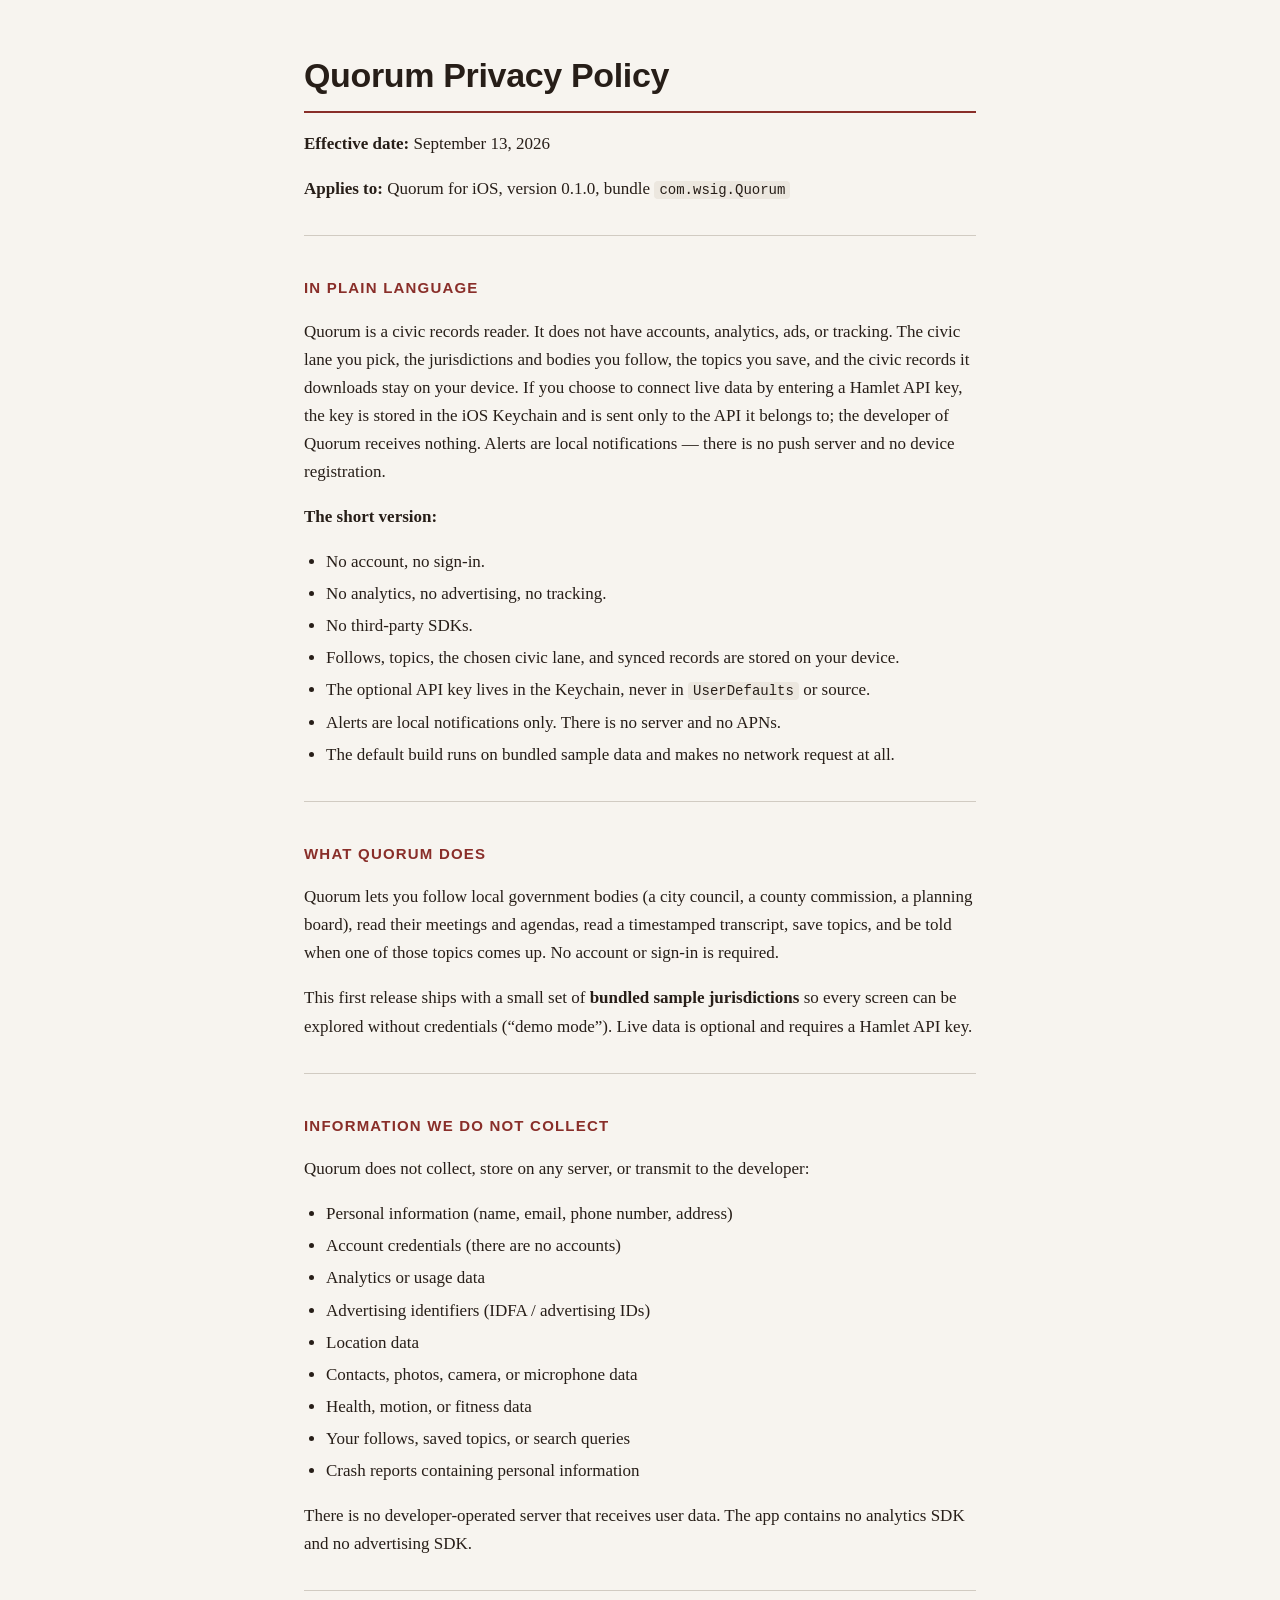
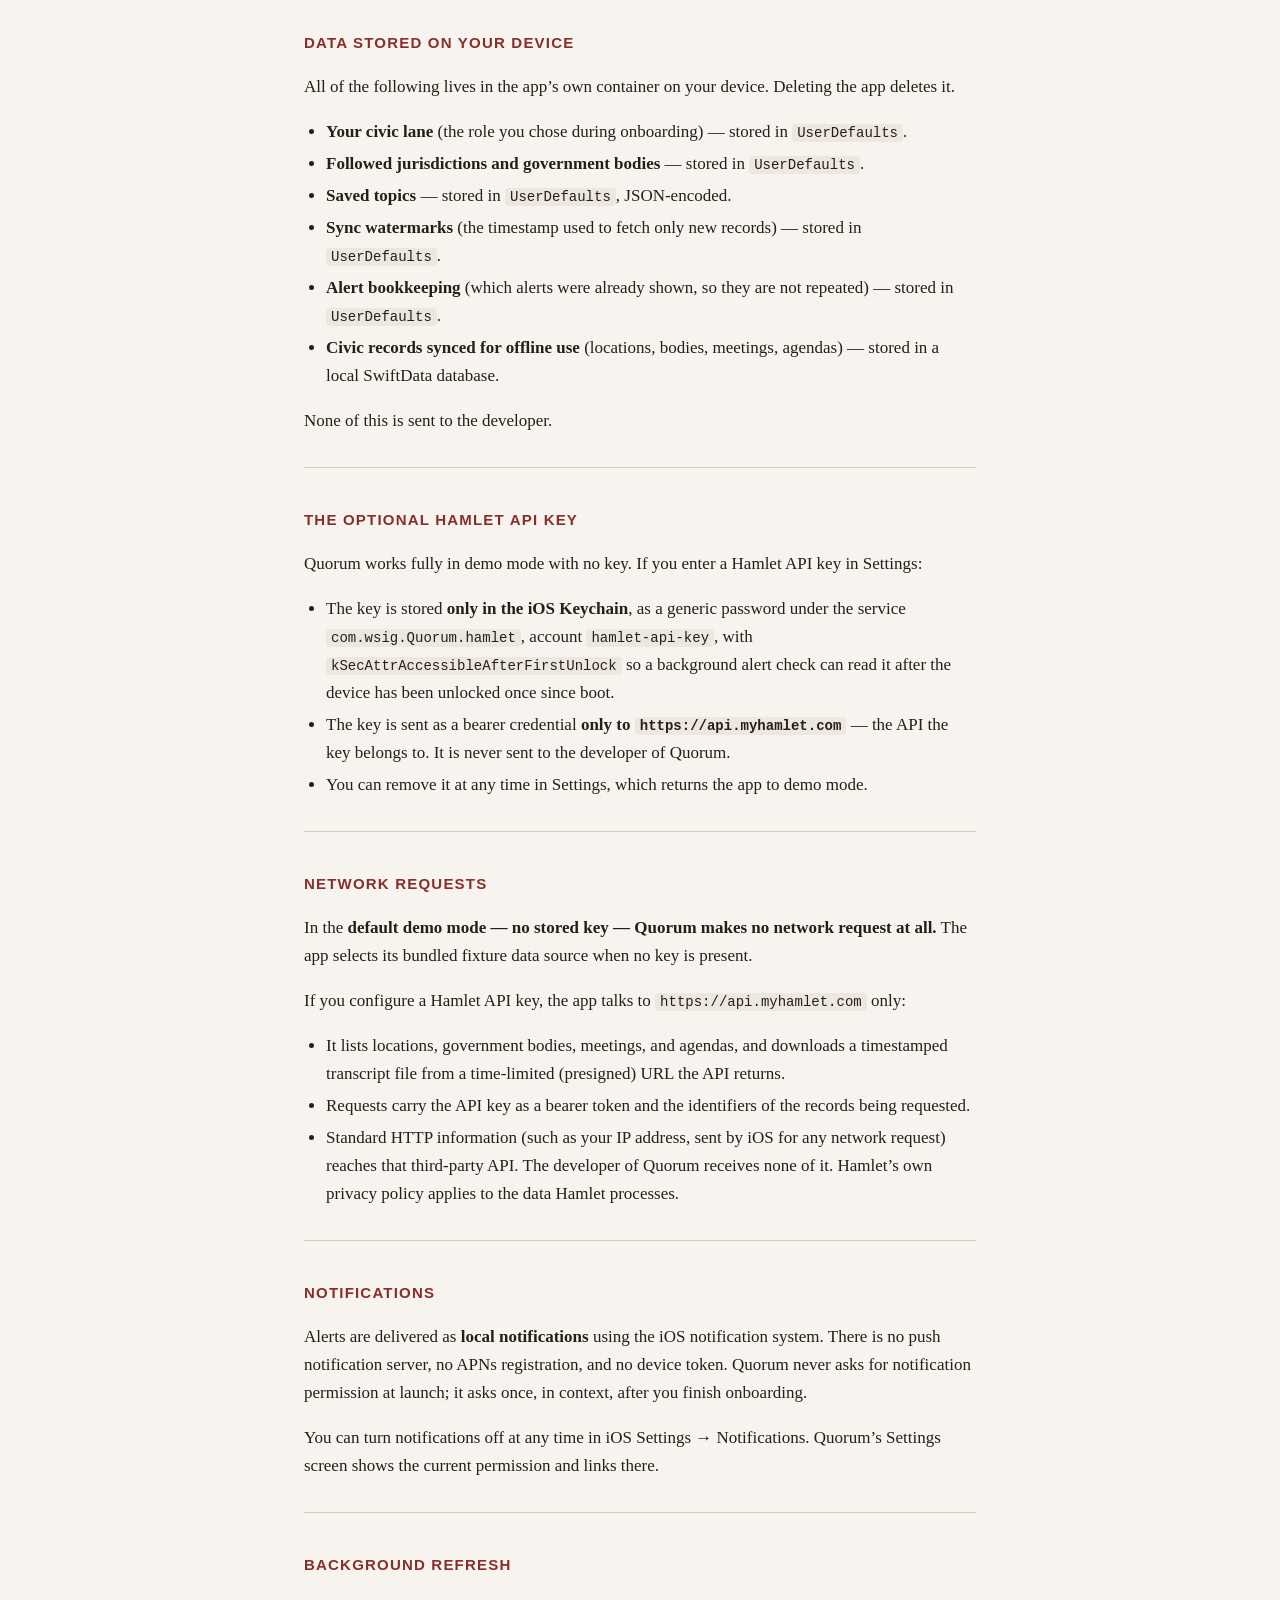
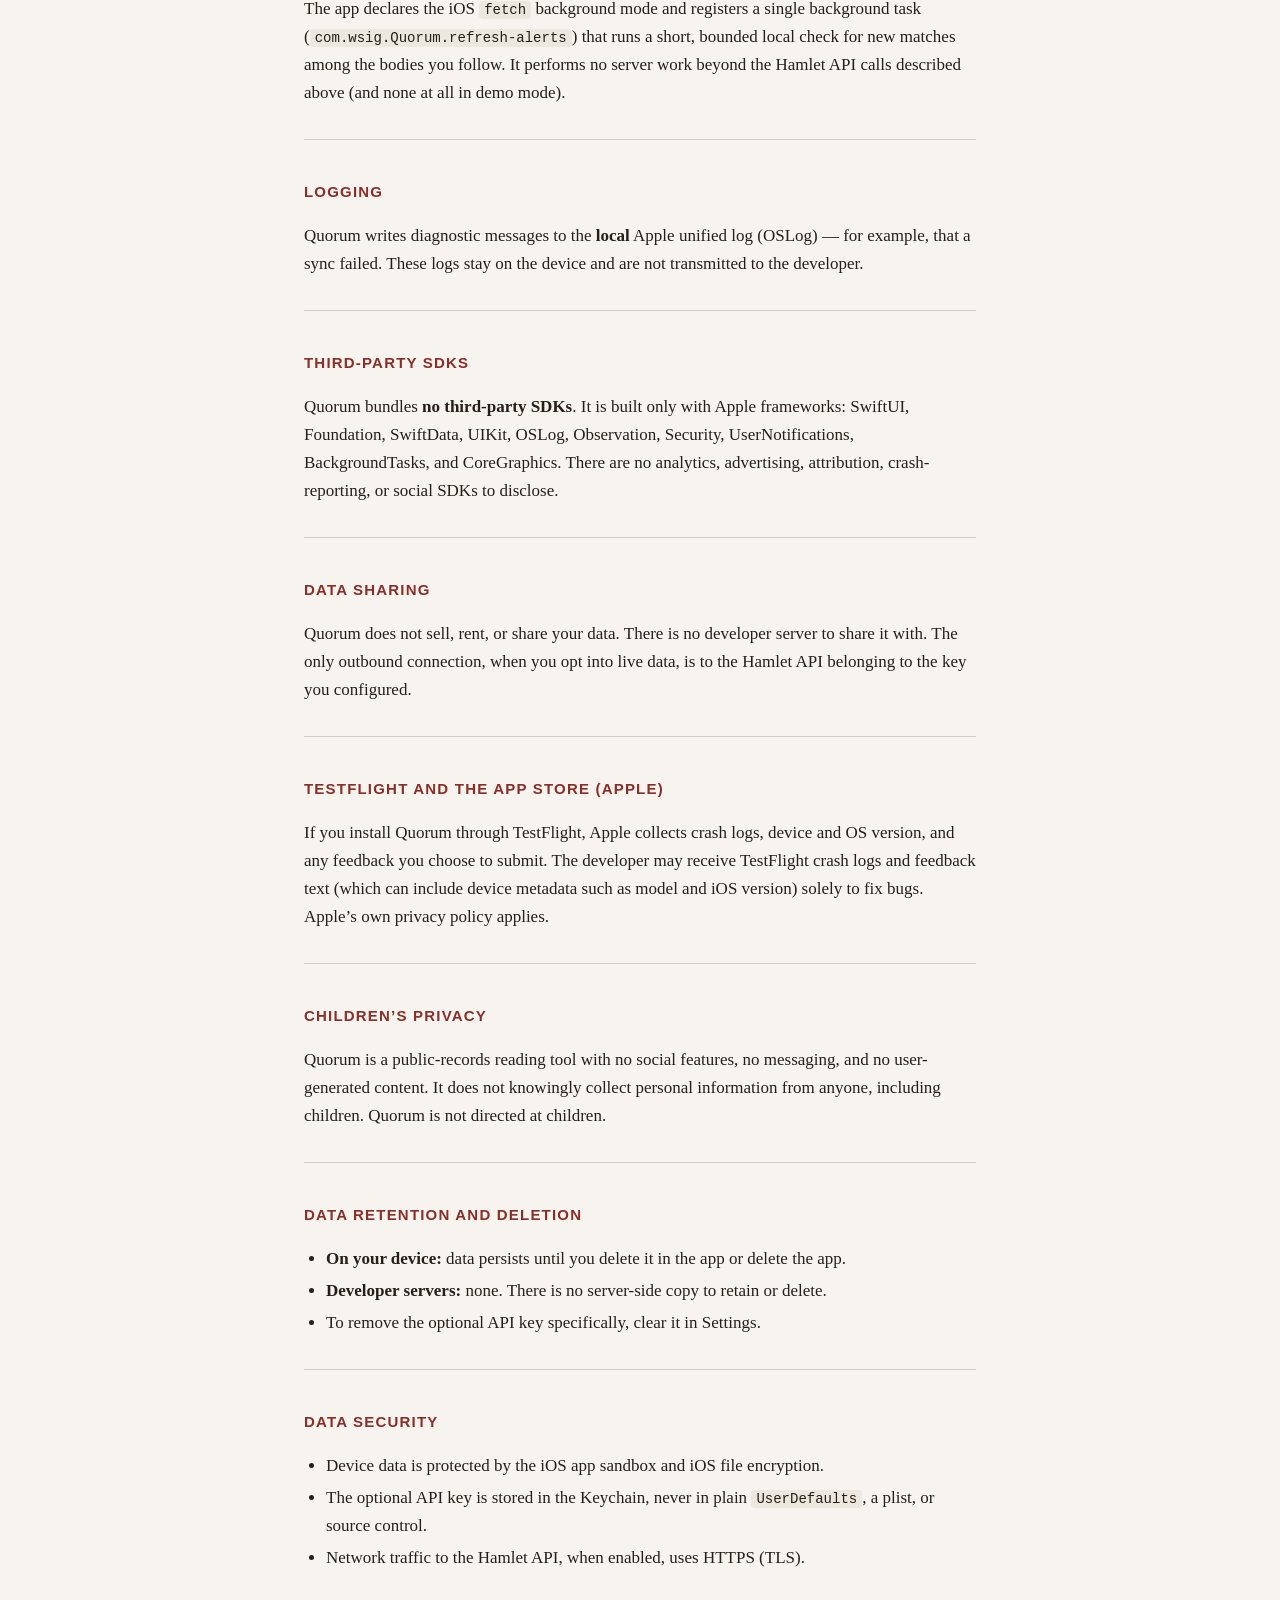
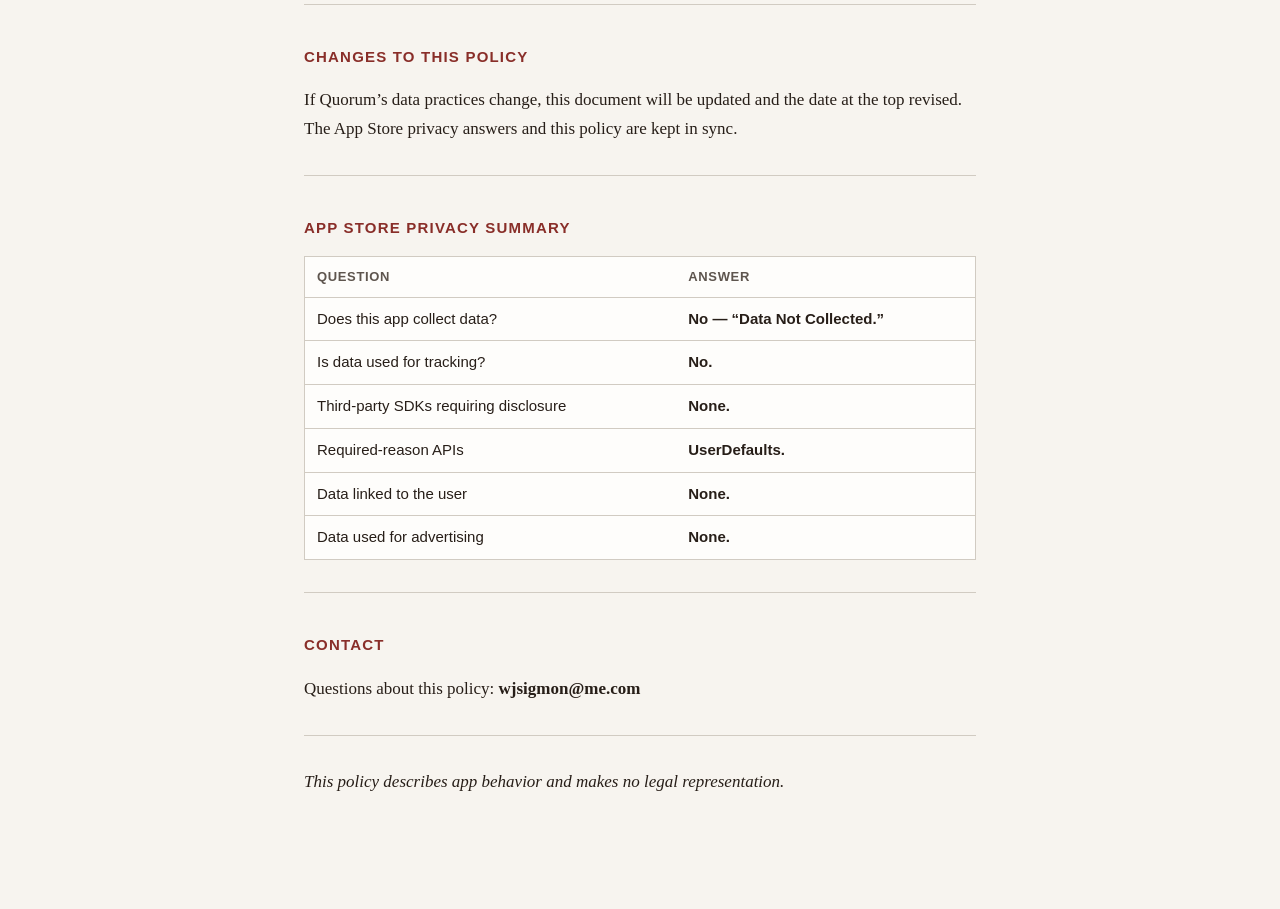
<file: index.html>
<!DOCTYPE html>
<html xmlns="http://www.w3.org/1999/xhtml" lang="en" xml:lang="en">
<head>
  <meta charset="utf-8" />
  <meta name="generator" content="pandoc" />
  <meta name="viewport" content="width=device-width, initial-scale=1.0, user-scalable=yes" />
  <title>Quorum Privacy Policy</title>
  <style>
    /* Default styles provided by pandoc.
    ** See https://pandoc.org/MANUAL.html#variables-for-html for config info.
    */
    span.smallcaps{font-variant: small-caps;}
    div.columns{display: flex; gap: min(4vw, 1.5em);}
    div.column{flex: auto; overflow-x: auto;}
    div.hanging-indent{margin-left: 1.5em; text-indent: -1.5em;}
    /* The extra [class] is a hack that increases specificity enough to
       override a similar rule in reveal.js */
    ul.task-list[class]{list-style: none;}
    ul.task-list li input[type="checkbox"] {
      font-size: inherit;
      width: 0.8em;
      margin: 0 0.8em 0.2em -1.6em;
      vertical-align: middle;
    }
    .display.math{display: block; text-align: center; margin: 0.5rem auto;}
  </style>
  <link rel="stylesheet" href="style.css" />
  <meta name="color-scheme" content="light dark">
  <meta name="description" content="Privacy policy for Quorum for iOS — no accounts, no analytics, no tracking.">
</head>
<body>
<main class="wrap">
<h1 id="quorum-privacy-policy">Quorum Privacy Policy</h1>
<p><strong>Effective date:</strong> September 13, 2026</p>
<p><strong>Applies to:</strong> Quorum for iOS, version 0.1.0, bundle
<code>com.wsig.Quorum</code></p>
<hr />
<h2 id="in-plain-language">In plain language</h2>
<p>Quorum is a civic records reader. It does not have accounts,
analytics, ads, or tracking. The civic lane you pick, the jurisdictions
and bodies you follow, the topics you save, and the civic records it
downloads stay on your device. If you choose to connect live data by
entering a Hamlet API key, the key is stored in the iOS Keychain and is
sent only to the API it belongs to; the developer of Quorum receives
nothing. Alerts are local notifications — there is no push server and no
device registration.</p>
<p><strong>The short version:</strong></p>
<ul>
<li>No account, no sign-in.</li>
<li>No analytics, no advertising, no tracking.</li>
<li>No third-party SDKs.</li>
<li>Follows, topics, the chosen civic lane, and synced records are
stored on your device.</li>
<li>The optional API key lives in the Keychain, never in
<code>UserDefaults</code> or source.</li>
<li>Alerts are local notifications only. There is no server and no
APNs.</li>
<li>The default build runs on bundled sample data and makes no network
request at all.</li>
</ul>
<hr />
<h2 id="what-quorum-does">What Quorum does</h2>
<p>Quorum lets you follow local government bodies (a city council, a
county commission, a planning board), read their meetings and agendas,
read a timestamped transcript, save topics, and be told when one of
those topics comes up. No account or sign-in is required.</p>
<p>This first release ships with a small set of <strong>bundled sample
jurisdictions</strong> so every screen can be explored without
credentials (“demo mode”). Live data is optional and requires a Hamlet
API key.</p>
<hr />
<h2 id="information-we-do-not-collect">Information we do NOT
collect</h2>
<p>Quorum does not collect, store on any server, or transmit to the
developer:</p>
<ul>
<li>Personal information (name, email, phone number, address)</li>
<li>Account credentials (there are no accounts)</li>
<li>Analytics or usage data</li>
<li>Advertising identifiers (IDFA / advertising IDs)</li>
<li>Location data</li>
<li>Contacts, photos, camera, or microphone data</li>
<li>Health, motion, or fitness data</li>
<li>Your follows, saved topics, or search queries</li>
<li>Crash reports containing personal information</li>
</ul>
<p>There is no developer-operated server that receives user data. The
app contains no analytics SDK and no advertising SDK.</p>
<hr />
<h2 id="data-stored-on-your-device">Data stored on your device</h2>
<p>All of the following lives in the app’s own container on your device.
Deleting the app deletes it.</p>
<ul>
<li><strong>Your civic lane</strong> (the role you chose during
onboarding) — stored in <code>UserDefaults</code>.</li>
<li><strong>Followed jurisdictions and government bodies</strong> —
stored in <code>UserDefaults</code>.</li>
<li><strong>Saved topics</strong> — stored in <code>UserDefaults</code>,
JSON-encoded.</li>
<li><strong>Sync watermarks</strong> (the timestamp used to fetch only
new records) — stored in <code>UserDefaults</code>.</li>
<li><strong>Alert bookkeeping</strong> (which alerts were already shown,
so they are not repeated) — stored in <code>UserDefaults</code>.</li>
<li><strong>Civic records synced for offline use</strong> (locations,
bodies, meetings, agendas) — stored in a local SwiftData database.</li>
</ul>
<p>None of this is sent to the developer.</p>
<hr />
<h2 id="the-optional-hamlet-api-key">The optional Hamlet API key</h2>
<p>Quorum works fully in demo mode with no key. If you enter a Hamlet
API key in Settings:</p>
<ul>
<li>The key is stored <strong>only in the iOS Keychain</strong>, as a
generic password under the service <code>com.wsig.Quorum.hamlet</code>,
account <code>hamlet-api-key</code>, with
<code>kSecAttrAccessibleAfterFirstUnlock</code> so a background alert
check can read it after the device has been unlocked once since
boot.</li>
<li>The key is sent as a bearer credential <strong>only to
<code>https://api.myhamlet.com</code></strong> — the API the key belongs
to. It is never sent to the developer of Quorum.</li>
<li>You can remove it at any time in Settings, which returns the app to
demo mode.</li>
</ul>
<hr />
<h2 id="network-requests">Network requests</h2>
<p>In the <strong>default demo mode — no stored key — Quorum makes no
network request at all.</strong> The app selects its bundled fixture
data source when no key is present.</p>
<p>If you configure a Hamlet API key, the app talks to
<code>https://api.myhamlet.com</code> only:</p>
<ul>
<li>It lists locations, government bodies, meetings, and agendas, and
downloads a timestamped transcript file from a time-limited (presigned)
URL the API returns.</li>
<li>Requests carry the API key as a bearer token and the identifiers of
the records being requested.</li>
<li>Standard HTTP information (such as your IP address, sent by iOS for
any network request) reaches that third-party API. The developer of
Quorum receives none of it. Hamlet’s own privacy policy applies to the
data Hamlet processes.</li>
</ul>
<hr />
<h2 id="notifications">Notifications</h2>
<p>Alerts are delivered as <strong>local notifications</strong> using
the iOS notification system. There is no push notification server, no
APNs registration, and no device token. Quorum never asks for
notification permission at launch; it asks once, in context, after you
finish onboarding.</p>
<p>You can turn notifications off at any time in iOS Settings →
Notifications. Quorum’s Settings screen shows the current permission and
links there.</p>
<hr />
<h2 id="background-refresh">Background refresh</h2>
<p>The app declares the iOS <code>fetch</code> background mode and
registers a single background task
(<code>com.wsig.Quorum.refresh-alerts</code>) that runs a short, bounded
local check for new matches among the bodies you follow. It performs no
server work beyond the Hamlet API calls described above (and none at all
in demo mode).</p>
<hr />
<h2 id="logging">Logging</h2>
<p>Quorum writes diagnostic messages to the <strong>local</strong> Apple
unified log (OSLog) — for example, that a sync failed. These logs stay
on the device and are not transmitted to the developer.</p>
<hr />
<h2 id="third-party-sdks">Third-party SDKs</h2>
<p>Quorum bundles <strong>no third-party SDKs</strong>. It is built only
with Apple frameworks: SwiftUI, Foundation, SwiftData, UIKit, OSLog,
Observation, Security, UserNotifications, BackgroundTasks, and
CoreGraphics. There are no analytics, advertising, attribution,
crash-reporting, or social SDKs to disclose.</p>
<hr />
<h2 id="data-sharing">Data sharing</h2>
<p>Quorum does not sell, rent, or share your data. There is no developer
server to share it with. The only outbound connection, when you opt into
live data, is to the Hamlet API belonging to the key you configured.</p>
<hr />
<h2 id="testflight-and-the-app-store-apple">TestFlight and the App Store
(Apple)</h2>
<p>If you install Quorum through TestFlight, Apple collects crash logs,
device and OS version, and any feedback you choose to submit. The
developer may receive TestFlight crash logs and feedback text (which can
include device metadata such as model and iOS version) solely to fix
bugs. Apple’s own privacy policy applies.</p>
<hr />
<h2 id="childrens-privacy">Children’s privacy</h2>
<p>Quorum is a public-records reading tool with no social features, no
messaging, and no user-generated content. It does not knowingly collect
personal information from anyone, including children. Quorum is not
directed at children.</p>
<hr />
<h2 id="data-retention-and-deletion">Data retention and deletion</h2>
<ul>
<li><strong>On your device:</strong> data persists until you delete it
in the app or delete the app.</li>
<li><strong>Developer servers:</strong> none. There is no server-side
copy to retain or delete.</li>
<li>To remove the optional API key specifically, clear it in
Settings.</li>
</ul>
<hr />
<h2 id="data-security">Data security</h2>
<ul>
<li>Device data is protected by the iOS app sandbox and iOS file
encryption.</li>
<li>The optional API key is stored in the Keychain, never in plain
<code>UserDefaults</code>, a plist, or source control.</li>
<li>Network traffic to the Hamlet API, when enabled, uses HTTPS
(TLS).</li>
</ul>
<hr />
<h2 id="changes-to-this-policy">Changes to this policy</h2>
<p>If Quorum’s data practices change, this document will be updated and
the date at the top revised. The App Store privacy answers and this
policy are kept in sync.</p>
<hr />
<h2 id="app-store-privacy-summary">App Store privacy summary</h2>
<table>
<thead>
<tr>
<th>Question</th>
<th>Answer</th>
</tr>
</thead>
<tbody>
<tr>
<td>Does this app collect data?</td>
<td><strong>No — “Data Not Collected.”</strong></td>
</tr>
<tr>
<td>Is data used for tracking?</td>
<td><strong>No.</strong></td>
</tr>
<tr>
<td>Third-party SDKs requiring disclosure</td>
<td><strong>None.</strong></td>
</tr>
<tr>
<td>Required-reason APIs</td>
<td><strong>UserDefaults.</strong></td>
</tr>
<tr>
<td>Data linked to the user</td>
<td><strong>None.</strong></td>
</tr>
<tr>
<td>Data used for advertising</td>
<td><strong>None.</strong></td>
</tr>
</tbody>
</table>
<hr />
<h2 id="contact">Contact</h2>
<p>Questions about this policy: <strong>wjsigmon@me.com</strong></p>
<hr />
<p><em>This policy describes app behavior and makes no legal
representation.</em></p>
</main>
</body>
</html>
</file>
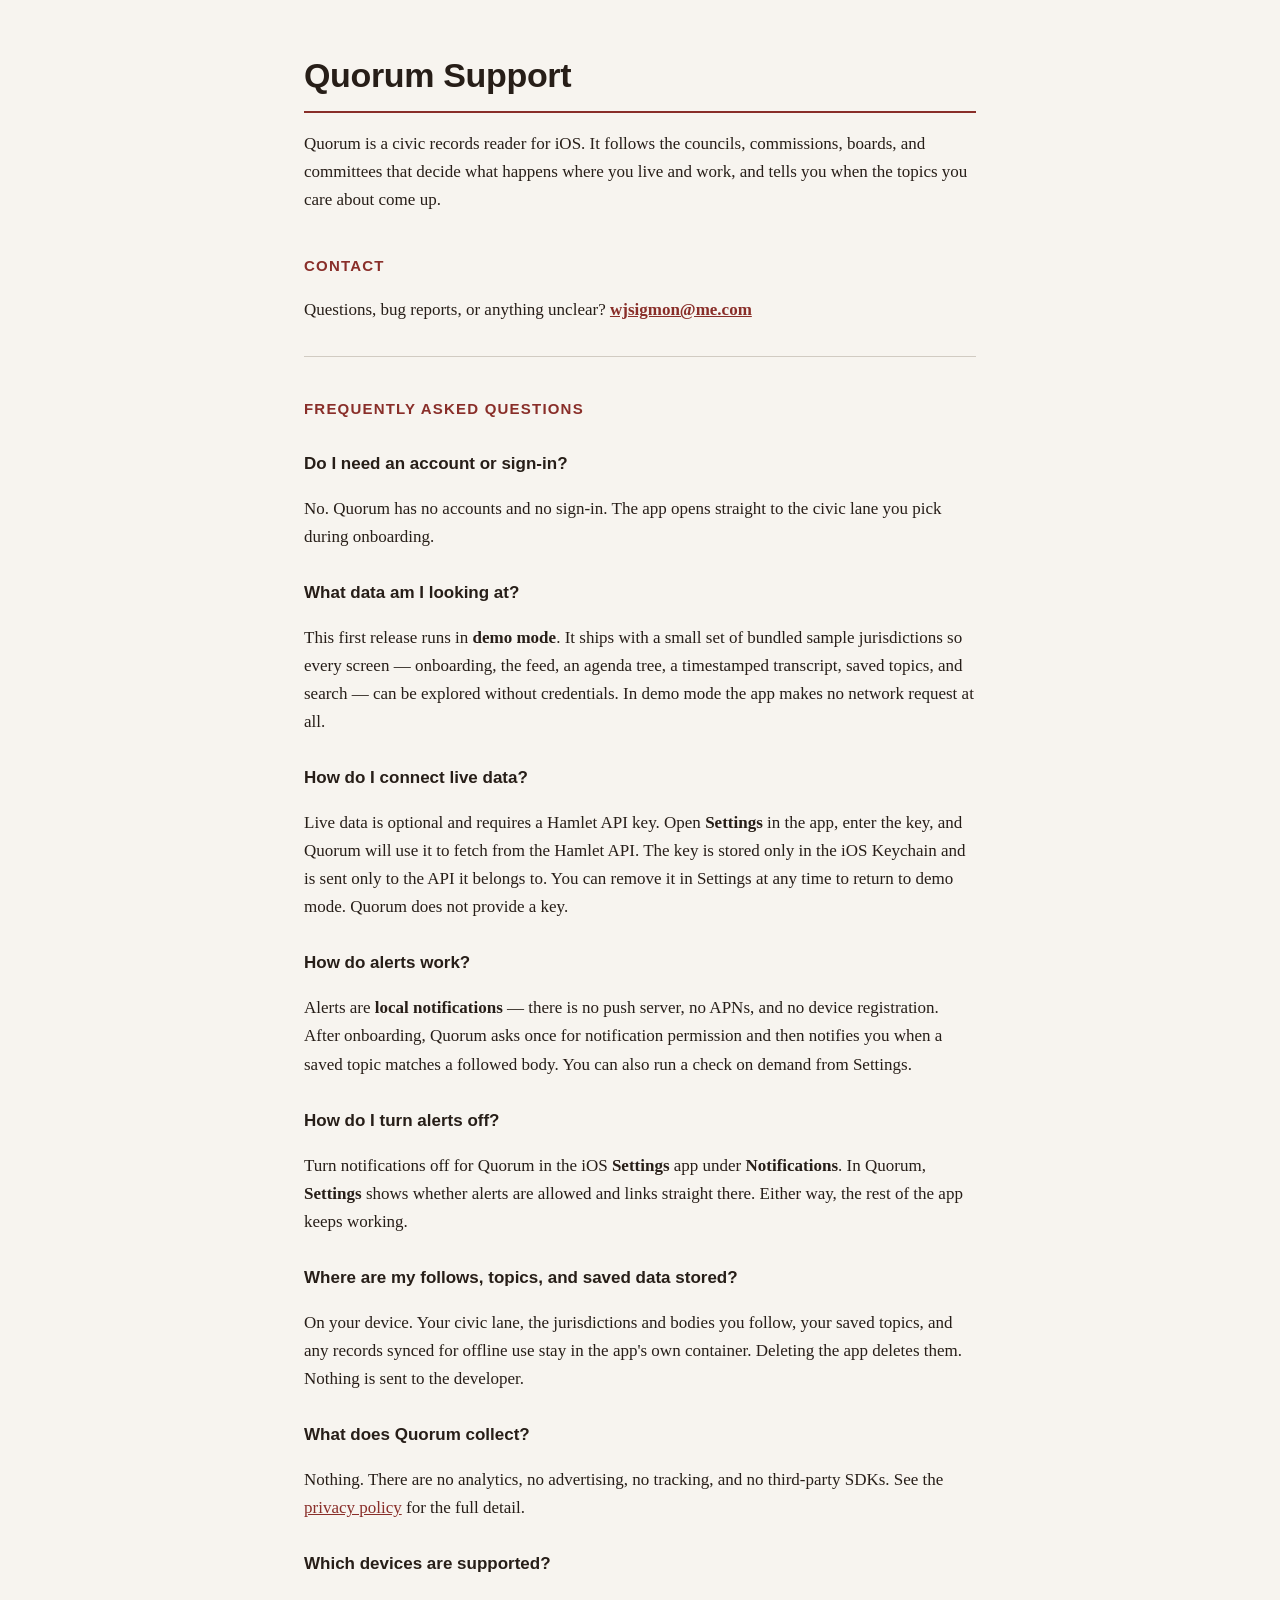
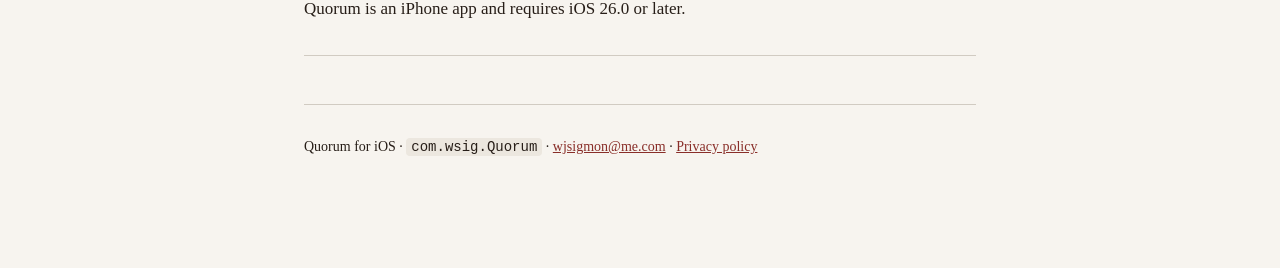
<file: support/index.html>
<!DOCTYPE html>
<html lang="en">
<head>
  <meta charset="utf-8" />
  <meta name="viewport" content="width=device-width, initial-scale=1.0" />
  <meta name="color-scheme" content="light dark">
  <title>Quorum Support</title>
  <link rel="stylesheet" href="../style.css" />
  <meta name="description" content="Support and frequently asked questions for Quorum for iOS.">
</head>
<body>
<main class="wrap">
<h1>Quorum Support</h1>

<p>Quorum is a civic records reader for iOS. It follows the councils, commissions,
boards, and committees that decide what happens where you live and work, and tells
you when the topics you care about come up.</p>

<h2>Contact</h2>
<p>Questions, bug reports, or anything unclear?
<strong><a href="mailto:wjsigmon@me.com">wjsigmon@me.com</a></strong></p>

<hr />

<h2>Frequently asked questions</h2>

<h3>Do I need an account or sign-in?</h3>
<p>No. Quorum has no accounts and no sign-in. The app opens straight to the
   civic lane you pick during onboarding.</p>

<h3>What data am I looking at?</h3>
<p>This first release runs in <strong>demo mode</strong>. It ships with a small set of
   bundled sample jurisdictions so every screen — onboarding, the feed, an agenda
   tree, a timestamped transcript, saved topics, and search — can be explored
   without credentials. In demo mode the app makes no network request at all.</p>

<h3>How do I connect live data?</h3>
<p>Live data is optional and requires a Hamlet API key. Open
   <strong>Settings</strong> in the app, enter the key, and Quorum will use it to
   fetch from the Hamlet API. The key is stored only in the iOS Keychain and is
   sent only to the API it belongs to. You can remove it in Settings at any time
   to return to demo mode. Quorum does not provide a key.</p>

<h3>How do alerts work?</h3>
<p>Alerts are <strong>local notifications</strong> — there is no push server, no
   APNs, and no device registration. After onboarding, Quorum asks once for
   notification permission and then notifies you when a saved topic matches a
   followed body. You can also run a check on demand from Settings.</p>

<h3>How do I turn alerts off?</h3>
<p>Turn notifications off for Quorum in the iOS <strong>Settings</strong> app
   under <strong>Notifications</strong>. In Quorum, <strong>Settings</strong> shows
   whether alerts are allowed and links straight there. Either way, the rest of
   the app keeps working.</p>

<h3>Where are my follows, topics, and saved data stored?</h3>
<p>On your device. Your civic lane, the jurisdictions and bodies you follow, your
   saved topics, and any records synced for offline use stay in the app's own
   container. Deleting the app deletes them. Nothing is sent to the developer.</p>

<h3>What does Quorum collect?</h3>
<p>Nothing. There are no analytics, no advertising, no tracking, and no
   third-party SDKs. See the
   <a href="../">privacy policy</a> for the full detail.</p>

<h3>Which devices are supported?</h3>
<p>Quorum is an iPhone app and requires iOS 26.0 or later.</p>

<hr />

<footer>
  <p>Quorum for iOS · <code>com.wsig.Quorum</code> ·
     <a href="mailto:wjsigmon@me.com">wjsigmon@me.com</a> ·
     <a href="../">Privacy policy</a></p>
</footer>
</main>
</body>
</html>
</file>
<file: style.css>
:root {
  --paper: #F7F4EF;
  --paper-raised: #FEFDFB;
  --ink: #271E18;
  --ink-secondary: #5E554E;
  --rule: #D1CBC2;
  --accent: #892E29;
}
* { box-sizing: border-box; }
html { -webkit-text-size-adjust: 100%; }
body {
  margin: 0;
  background: var(--paper);
  color: var(--ink);
  font: 17px/1.65 -apple-system, "New York", "Iowan Old Style", Georgia, serif;
}
.wrap { max-width: 720px; margin: 0 auto; padding: 56px 24px 96px; }
h1 {
  font-family: "Avenir Next", -apple-system, "Helvetica Neue", sans-serif;
  font-size: 34px; line-height: 1.15; letter-spacing: -0.01em;
  margin: 0 0 8px; padding-bottom: 16px; border-bottom: 2px solid var(--accent);
}
h2 {
  font-family: "Avenir Next", -apple-system, "Helvetica Neue", sans-serif;
  font-size: 15px; font-weight: 600; text-transform: uppercase; letter-spacing: 0.08em;
  color: var(--accent); margin: 40px 0 10px;
}
h3 { font-family: "Avenir Next", sans-serif; font-size: 17px; margin: 28px 0 8px; }
p, li { color: var(--ink); }
ul { padding-left: 22px; }
li { margin: 4px 0; }
hr { border: 0; border-top: 1px solid var(--rule); margin: 32px 0; }
strong { font-weight: 600; }
code {
  font-family: ui-monospace, "SF Mono", Menlo, monospace; font-size: 14px;
  background: #ECE7DF; padding: 1px 5px; border-radius: 4px;
}
table {
  width: 100%; border-collapse: collapse; margin: 16px 0; font-size: 15px;
  font-family: "Avenir Next", -apple-system, sans-serif;
  background: var(--paper-raised); border: 1px solid var(--rule);
}
th, td { text-align: left; padding: 9px 12px; border-top: 1px solid var(--rule); }
th { font-size: 13px; text-transform: uppercase; letter-spacing: 0.05em; color: var(--ink-secondary); border-top: 0; }
blockquote { margin: 20px 0; padding: 12px 16px; background: var(--paper-raised); border-left: 3px solid var(--accent); color: var(--ink-secondary); }
footer { margin-top: 48px; padding-top: 16px; border-top: 1px solid var(--rule); color: var(--ink-secondary); font-size: 14px; }
a { color: var(--accent); }
@media (prefers-color-scheme: dark) {
  :root { --paper:#1B1613; --paper-raised:#27221D; --ink:#EDE9E1; --ink-secondary:#B6B0A7; --rule:#3E3833; --accent:#DF6A59; }
  code { background:#120D0A; }
}
</file>
